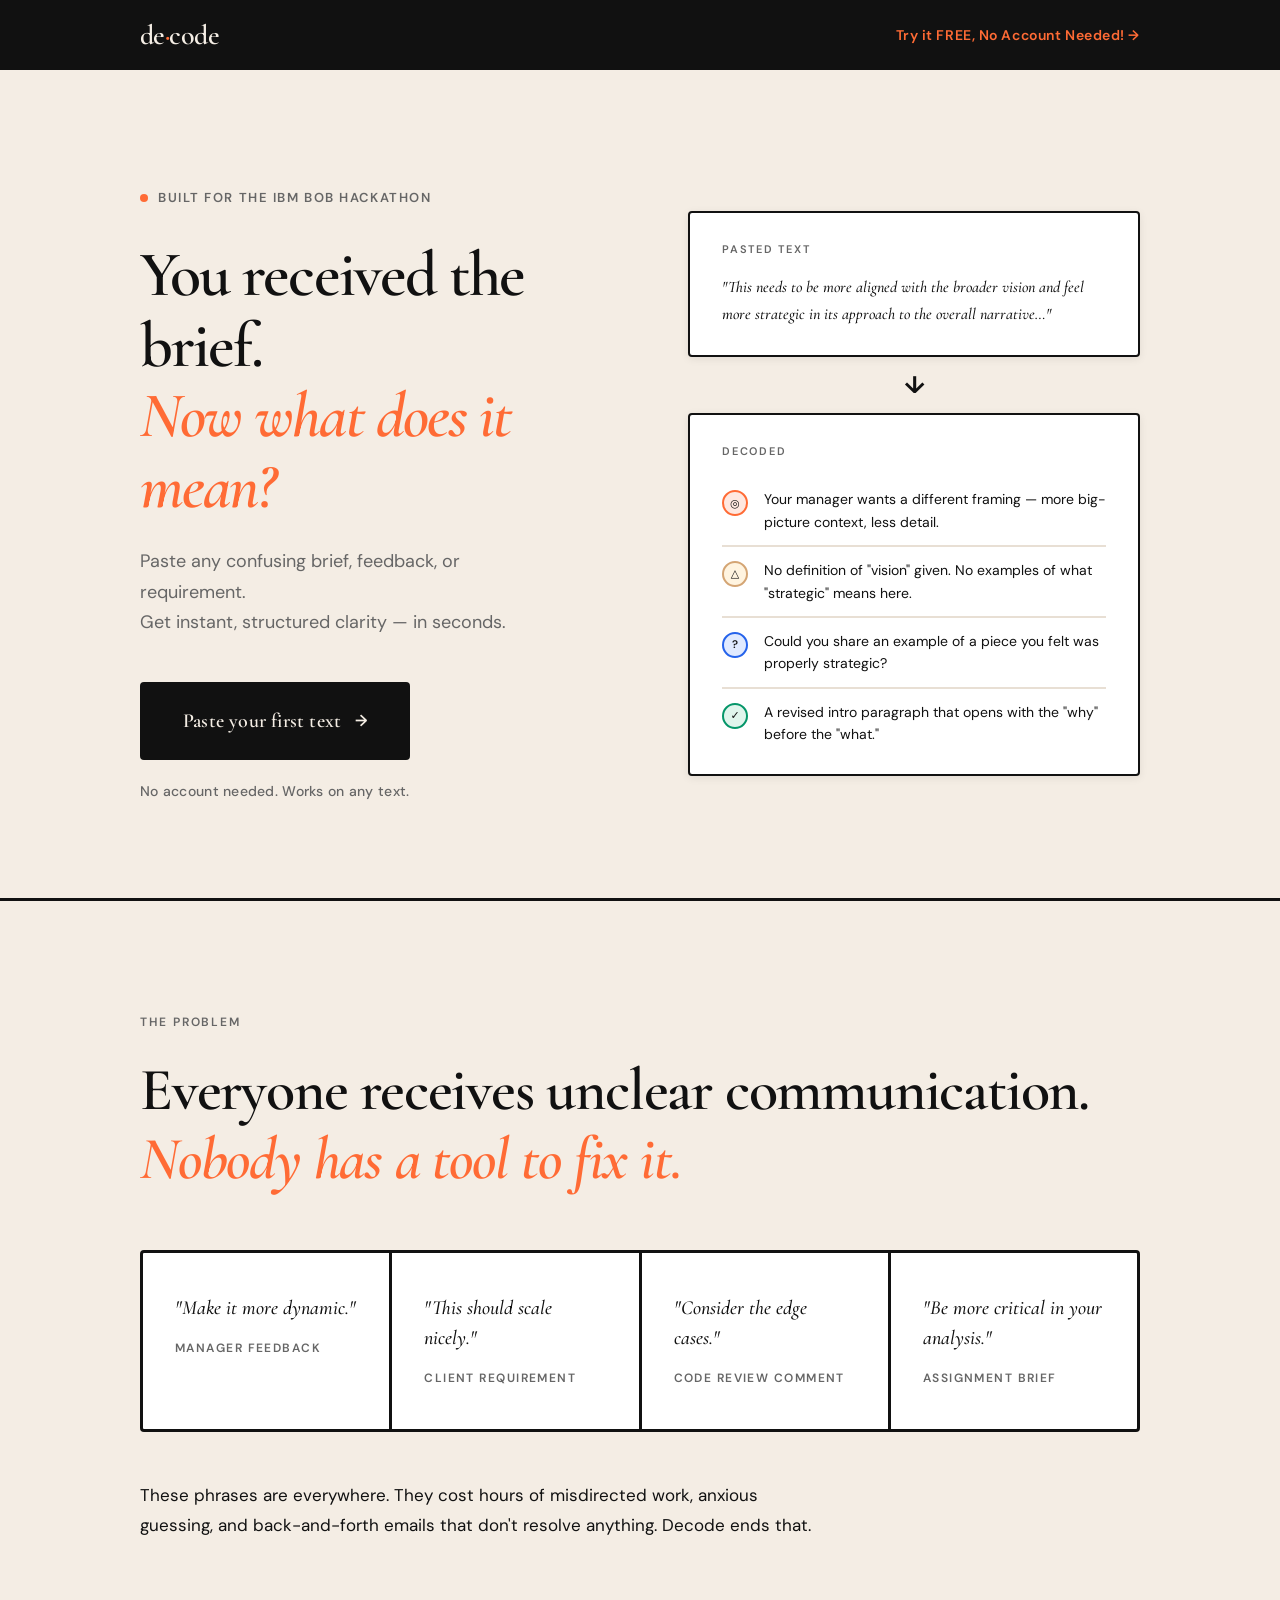
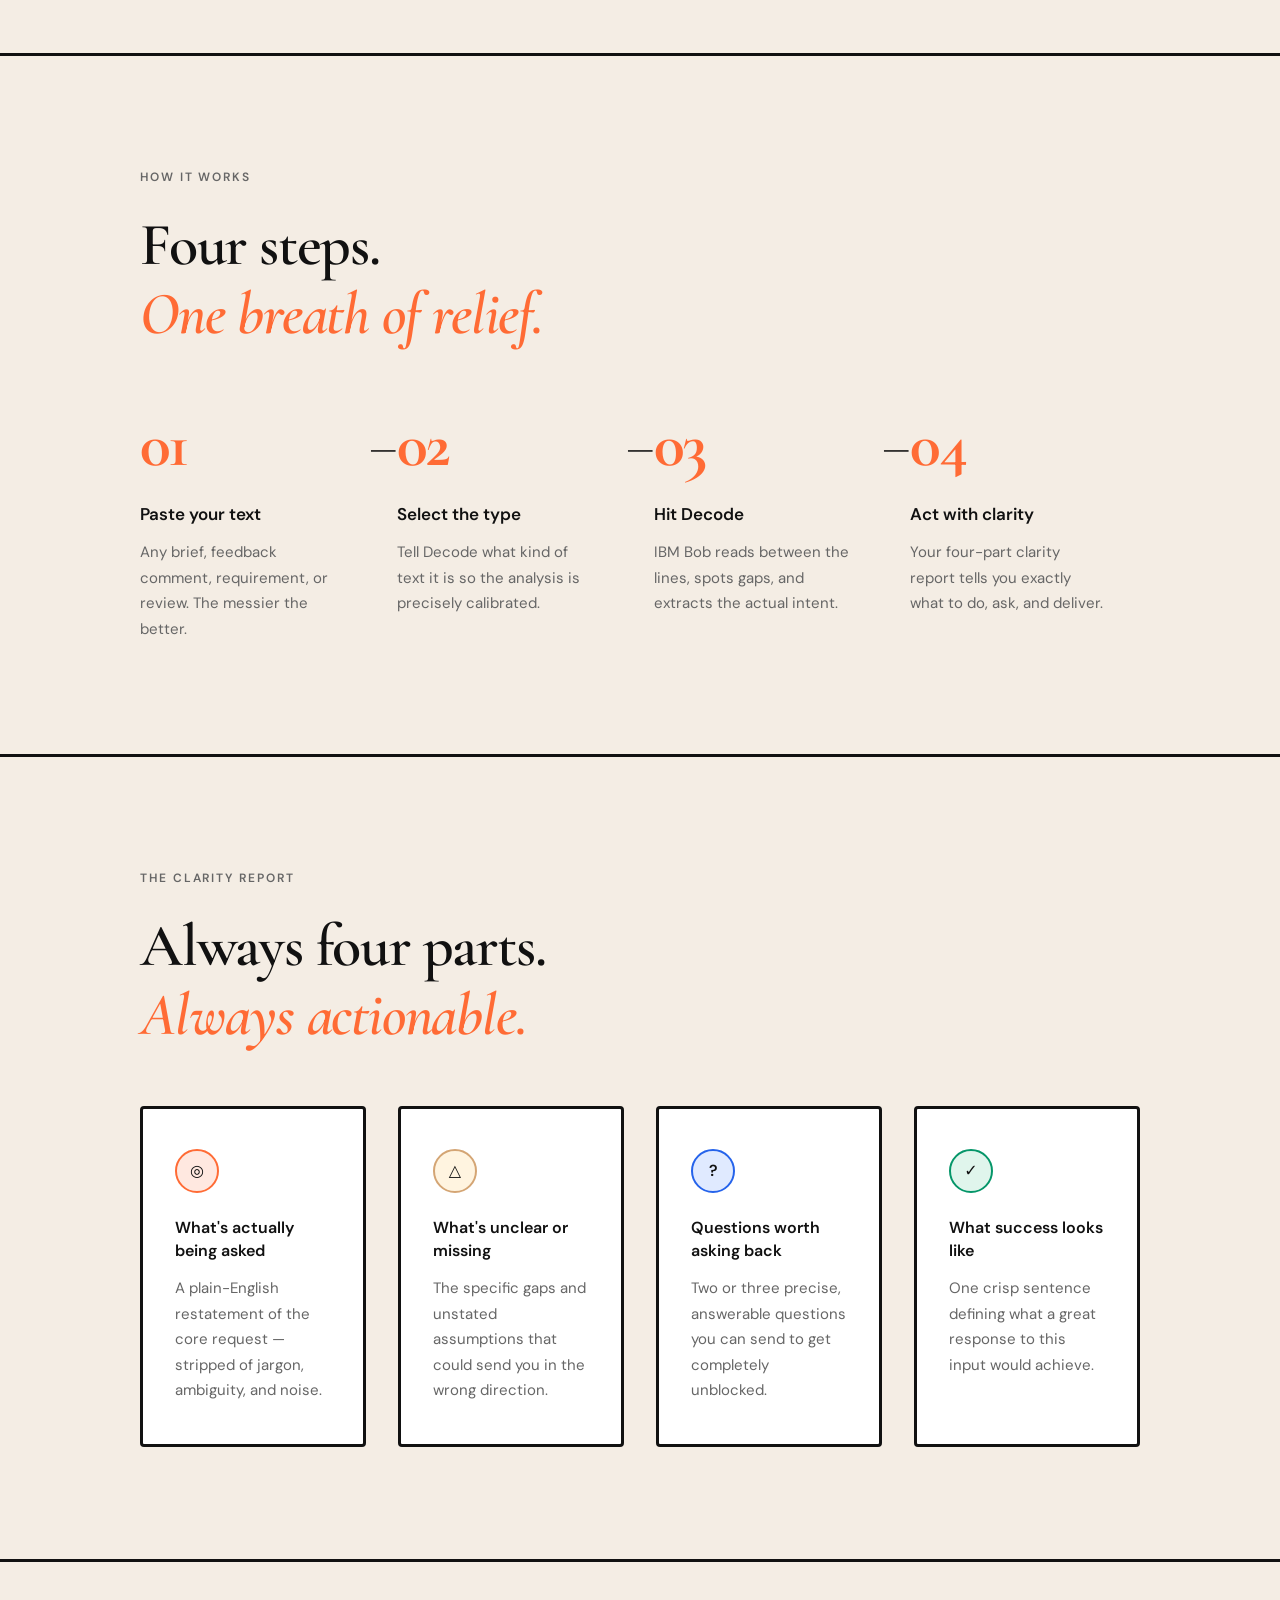
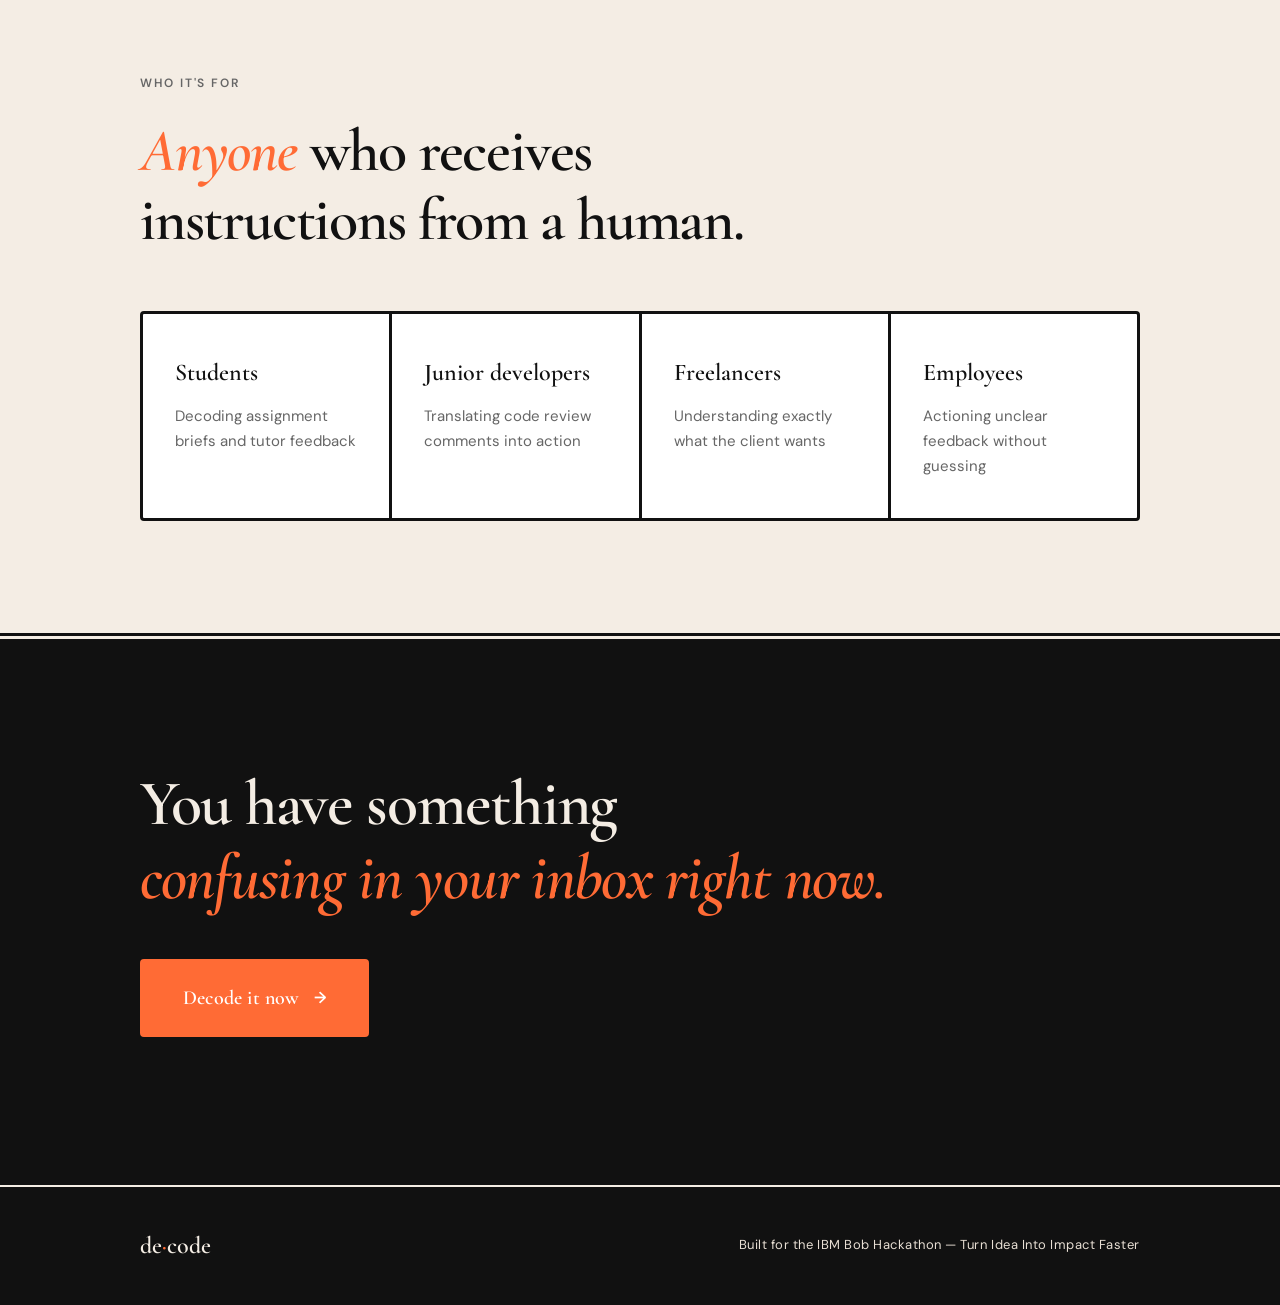
<file: index.html>
<!DOCTYPE html>
<html lang="en">
<head>
  <meta charset="UTF-8" />
  <meta name="viewport" content="width=device-width, initial-scale=1.0" />
  <title>Decode — Clarity from Confusion</title>
  <link rel="preconnect" href="https://fonts.googleapis.com" />
  <link rel="preconnect" href="https://fonts.gstatic.com" crossorigin />
  <link href="https://fonts.googleapis.com/css2?family=Cormorant+Garamond:ital,wght@0,300;0,400;0,500;1,300;1,400&family=DM+Sans:wght@300;400;500&display=swap" rel="stylesheet" />
  <link rel="stylesheet" href="style.css" />
</head>
<body>

  <!-- ─── NAV ─── -->
  <nav class="nav">
    <div class="nav-inner">
      <a href="#" class="nav-logo">de<span class="accent">·</span>code</a>
      <a href="app.html" class="nav-cta">Try it FREE, No Account Needed! →</a>
    </div>
  </nav>

  <!-- ─── HERO ─── -->
  <section class="hero">
    <div class="hero-inner">

      <div class="hero-eyebrow">
        <span class="eyebrow-dot"></span>
        Built for the IBM Bob Hackathon
      </div>

      <h1 class="hero-headline">
        You received the brief.<br />
        <em>Now what does it mean?</em>
      </h1>

      <p class="hero-sub">
        Paste any confusing brief, feedback, or requirement.
        <br />Get instant, structured clarity — in seconds.
      </p>

      <a href="app.html" class="hero-btn">
        Paste your first text
        <span class="btn-arrow">→</span>
      </a>

      <p class="hero-note">No account needed. Works on any text.</p>
    </div>

    <div class="hero-preview">
      <div class="preview-card preview-input">
        <div class="preview-label">PASTED TEXT</div>
        <p class="preview-text">"This needs to be more aligned with the broader vision and feel more strategic in its approach to the overall narrative…"</p>
      </div>
      <div class="preview-arrow">↓</div>
      <div class="preview-card preview-output">
        <div class="preview-label">DECODED</div>
        <div class="preview-row">
          <span class="preview-marker marker-target">◎</span>
          <span class="preview-row-text">Your manager wants a different framing — more big-picture context, less detail.</span>
        </div>
        <div class="preview-row">
          <span class="preview-marker marker-warn">△</span>
          <span class="preview-row-text">No definition of "vision" given. No examples of what "strategic" means here.</span>
        </div>
        <div class="preview-row">
          <span class="preview-marker marker-ask">?</span>
          <span class="preview-row-text">Could you share an example of a piece you felt was properly strategic?</span>
        </div>
        <div class="preview-row">
          <span class="preview-marker marker-success">✓</span>
          <span class="preview-row-text">A revised intro paragraph that opens with the "why" before the "what."</span>
        </div>
      </div>
    </div>
  </section>

  <!-- ─── PROBLEM ─── -->
  <section class="problem">
    <div class="section-inner">
      <div class="section-label">The problem</div>
      <h2 class="section-title">
        Everyone receives unclear communication.<br />
        <em>Nobody has a tool to fix it.</em>
      </h2>

      <div class="problem-grid">
        <div class="problem-item">
          <div class="problem-quote">"Make it more dynamic."</div>
          <div class="problem-source">Manager feedback</div>
        </div>
        <div class="problem-item">
          <div class="problem-quote">"This should scale nicely."</div>
          <div class="problem-source">Client requirement</div>
        </div>
        <div class="problem-item">
          <div class="problem-quote">"Consider the edge cases."</div>
          <div class="problem-source">Code review comment</div>
        </div>
        <div class="problem-item">
          <div class="problem-quote">"Be more critical in your analysis."</div>
          <div class="problem-source">Assignment brief</div>
        </div>
      </div>

      <p class="problem-desc">
        These phrases are everywhere. They cost hours of misdirected work, 
        anxious guessing, and back-and-forth emails that don't resolve anything.
        Decode ends that.
      </p>
    </div>
  </section>

  <!-- ─── HOW IT WORKS ─── -->
  <section class="how">
    <div class="section-inner">
      <div class="section-label">How it works</div>
      <h2 class="section-title">Four steps.<br /><em>One breath of relief.</em></h2>

      <div class="steps">
        <div class="step">
          <div class="step-num">01</div>
          <div class="step-body">
            <h3 class="step-title">Paste your text</h3>
            <p class="step-desc">Any brief, feedback comment, requirement, or review. The messier the better.</p>
          </div>
        </div>
        <div class="step-divider">—</div>
        <div class="step">
          <div class="step-num">02</div>
          <div class="step-body">
            <h3 class="step-title">Select the type</h3>
            <p class="step-desc">Tell Decode what kind of text it is so the analysis is precisely calibrated.</p>
          </div>
        </div>
        <div class="step-divider">—</div>
        <div class="step">
          <div class="step-num">03</div>
          <div class="step-body">
            <h3 class="step-title">Hit Decode</h3>
            <p class="step-desc">IBM Bob reads between the lines, spots gaps, and extracts the actual intent.</p>
          </div>
        </div>
        <div class="step-divider">—</div>
        <div class="step">
          <div class="step-num">04</div>
          <div class="step-body">
            <h3 class="step-title">Act with clarity</h3>
            <p class="step-desc">Your four-part clarity report tells you exactly what to do, ask, and deliver.</p>
          </div>
        </div>
      </div>
    </div>
  </section>

  <!-- ─── THE FOUR OUTPUTS ─── -->
  <section class="outputs">
    <div class="section-inner">
      <div class="section-label">The clarity report</div>
      <h2 class="section-title">Always four parts.<br /><em>Always actionable.</em></h2>

      <div class="outputs-grid">
        <div class="output-card">
          <div class="output-icon marker-target">◎</div>
          <h3 class="output-title">What's actually being asked</h3>
          <p class="output-desc">A plain-English restatement of the core request — stripped of jargon, ambiguity, and noise.</p>
        </div>
        <div class="output-card">
          <div class="output-icon marker-warn">△</div>
          <h3 class="output-title">What's unclear or missing</h3>
          <p class="output-desc">The specific gaps and unstated assumptions that could send you in the wrong direction.</p>
        </div>
        <div class="output-card">
          <div class="output-icon marker-ask">?</div>
          <h3 class="output-title">Questions worth asking back</h3>
          <p class="output-desc">Two or three precise, answerable questions you can send to get completely unblocked.</p>
        </div>
        <div class="output-card">
          <div class="output-icon marker-success">✓</div>
          <h3 class="output-title">What success looks like</h3>
          <p class="output-desc">One crisp sentence defining what a great response to this input would achieve.</p>
        </div>
      </div>
    </div>
  </section>

  <!-- ─── WHO IT'S FOR ─── -->
  <section class="audience">
    <div class="section-inner">
      <div class="section-label">Who it's for</div>
      <h2 class="section-title"><em>Anyone</em> who receives<br />instructions from a human.</h2>
      <div class="audience-grid">
        <div class="audience-item">
          <div class="audience-role">Students</div>
          <div class="audience-context">Decoding assignment briefs and tutor feedback</div>
        </div>
        <div class="audience-item">
          <div class="audience-role">Junior developers</div>
          <div class="audience-context">Translating code review comments into action</div>
        </div>
        <div class="audience-item">
          <div class="audience-role">Freelancers</div>
          <div class="audience-context">Understanding exactly what the client wants</div>
        </div>
        <div class="audience-item">
          <div class="audience-role">Employees</div>
          <div class="audience-context">Actioning unclear feedback without guessing</div>
        </div>
      </div>
    </div>
  </section>

  <!-- ─── CTA ─── -->
  <section class="cta-section">
    <div class="section-inner cta-inner">
      <h2 class="cta-headline">
        You have something<br />
        <em>confusing in your inbox right now.</em>
      </h2>
      <a href="app.html" class="hero-btn">
        Decode it now
        <span class="btn-arrow">→</span>
      </a>
    </div>
  </section>

  <!-- ─── FOOTER ─── -->
  <footer class="footer">
    <div class="footer-inner">
      <div class="footer-logo">de<span class="accent">·</span>code</div>
      <div class="footer-note">Built for the IBM Bob Hackathon — Turn Idea Into Impact Faster</div>
    </div>
  </footer>

</body>
</html>
</file>
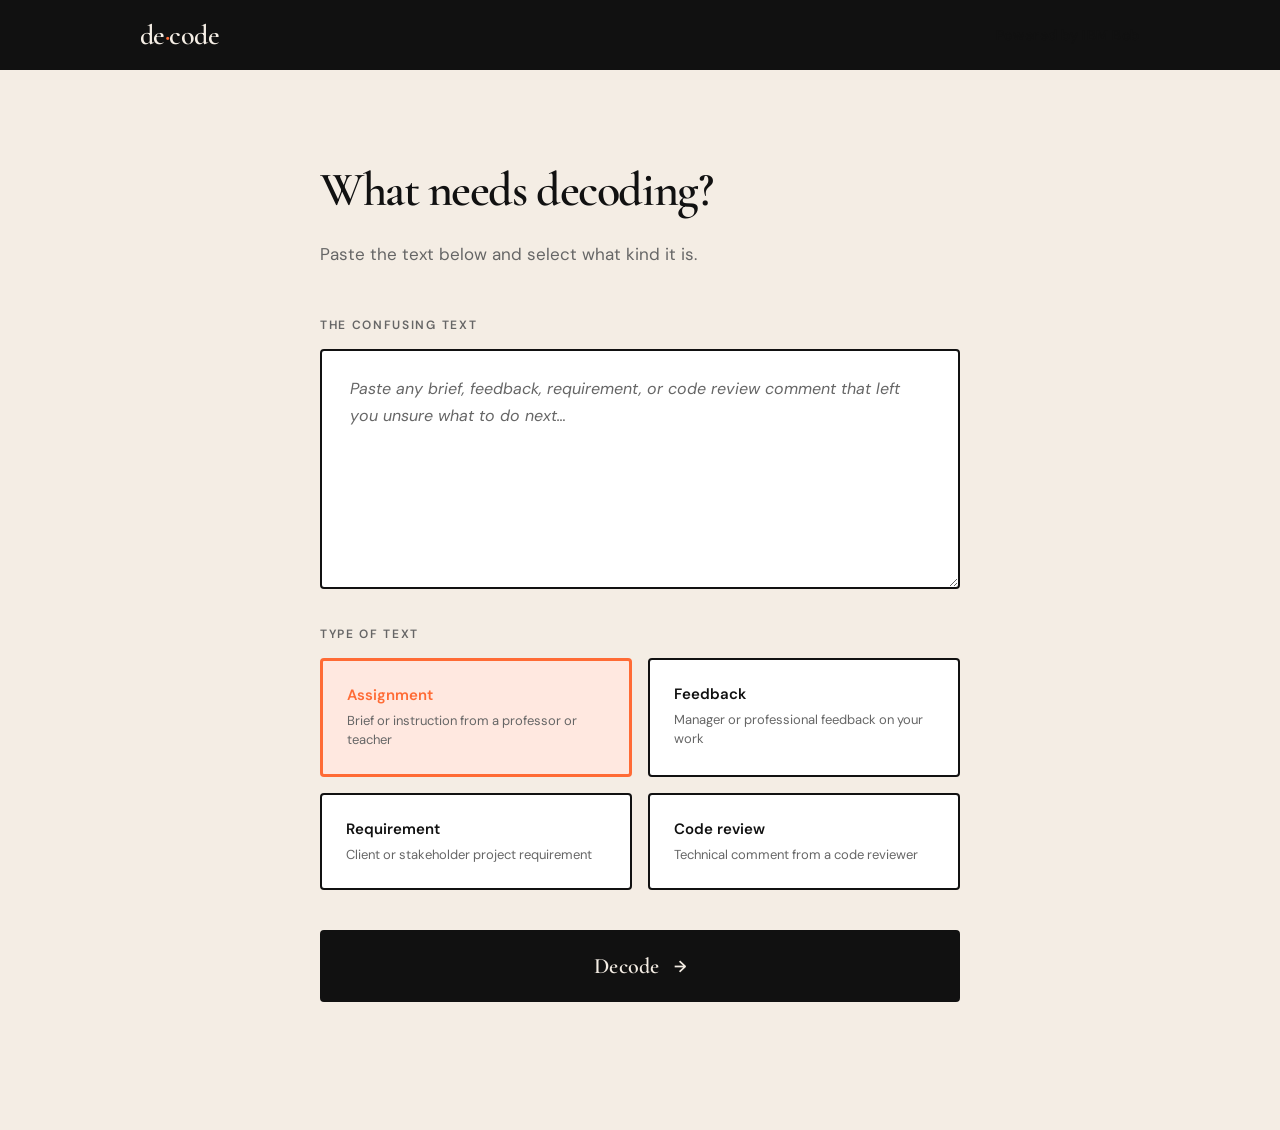
<file: app.html>
<!DOCTYPE html>
<html lang="en">
<head>
  <meta charset="UTF-8" />
  <meta name="viewport" content="width=device-width, initial-scale=1.0" />
  <title>Decode — Paste &amp; Decode</title>
  <link rel="preconnect" href="https://fonts.googleapis.com" />
  <link href="https://fonts.googleapis.com/css2?family=Cormorant+Garamond:ital,wght@0,300;0,400;0,500;1,300;1,400&family=DM+Sans:wght@300;400;500&display=swap" rel="stylesheet" />
  <link rel="stylesheet" href="style.css" />
  <link rel="stylesheet" href="app.css" />
</head>
<body>

  <nav class="nav">
    <div class="nav-inner">
      <a href="index.html" class="nav-logo">de<span class="accent">·</span>code</a>
      <span class="nav-cta" style="color: var(--ink-ghost); cursor: default;">Powered by IBM Bob</span>
    </div>
  </nav>

  <div class="app-wrap">

    <!-- ─── INPUT SCREEN ─── -->
    <div class="app-screen" id="inputScreen">
      <div class="app-header">
        <h1 class="app-title">What needs decoding?</h1>
        <p class="app-sub">Paste the text below and select what kind it is.</p>
      </div>

      <label class="field-label" for="pasteInput">The confusing text</label>
      <textarea
        id="pasteInput"
        placeholder="Paste any brief, feedback, requirement, or code review comment that left you unsure what to do next…"
      ></textarea>

      <label class="field-label" style="margin-top: 1.75rem;">Type of text</label>
      <div class="type-grid">
        <button class="type-btn active" data-type="assignment">
          <span class="type-tag">Assignment</span>
          <span class="type-desc">Brief or instruction from a professor or teacher</span>
        </button>
        <button class="type-btn" data-type="feedback">
          <span class="type-tag">Feedback</span>
          <span class="type-desc">Manager or professional feedback on your work</span>
        </button>
        <button class="type-btn" data-type="requirement">
          <span class="type-tag">Requirement</span>
          <span class="type-desc">Client or stakeholder project requirement</span>
        </button>
        <button class="type-btn" data-type="code_review">
          <span class="type-tag">Code review</span>
          <span class="type-desc">Technical comment from a code reviewer</span>
        </button>
      </div>

      <button class="decode-btn" id="decodeBtn" onclick="runDecode()">
        Decode
        <span class="decode-arrow">→</span>
      </button>

      <div class="loader" id="loader">
        <div class="loader-dots">
          <span></span><span></span><span></span>
        </div>
        <span>Reading between the lines…</span>
      </div>

      <div class="error-msg" id="errorMsg" style="display:none"></div>
    </div>

    <!-- ─── OUTPUT SCREEN ─── -->
    <div class="app-screen" id="outputScreen" style="display:none">
      <button class="back-btn" onclick="goBack()">← Decode another</button>
      <div class="input-echo" id="inputEcho"></div>
      <div class="report" id="reportContainer"></div>
    </div>

  </div>

  <script src="prompt.js"></script>
  <script src="app.js"></script>
</body>
</html>
</file>
<file: style.css>
/* ─────────────────────────────────────────────────────
   DECODE — Design System
   Aesthetic: Warm editorial. Distressed serif elegance.
   ───────────────────────────────────────────────────── */

@import url('https://fonts.googleapis.com/css2?family=Cormorant+Garamond:ital,wght@0,300;0,400;0,500;1,300;1,400&family=DM+Sans:wght@300;400;500&display=swap');

/* ── Tokens ── */
:root {
  /* Modern Bold Color System */
  --black:        #111111;
  --beige:        #F4EDE4;
  --beige-dark:   #E8DFD4;
  --beige-light:  #FAF7F2;
  --white:        #FFFFFF;
  
  /* Accent Colors */
  --accent:       #FF6B35;
  --accent-light: #FFE8E0;
  --accent-hover: #E55A28;
  --accent-gold:  #D4A574;
  --accent-gray:  #666666;

  /* Semantic Colors - Bold & High Contrast */
  --col-target-bg:  #FFE8E0;
  --col-target-fg:  #111111;
  --col-warn-bg:    #FFF4E0;
  --col-warn-fg:    #111111;
  --col-ask-bg:     #E0EAFF;
  --col-ask-fg:     #111111;
  --col-success-bg: #E0F5EC;
  --col-success-fg: #111111;

  /* Typography */
  --serif: 'Cormorant Garamond', Georgia, serif;
  --sans:  'DM Sans', system-ui, sans-serif;

  /* Layout */
  --max-w: 1080px;
  --radius-sm: 4px;
  --radius-md: 4px;

  /* Animation */
  --ease: cubic-bezier(0.22, 1, 0.36, 1);
}

/* ── Reset ── */
*, *::before, *::after { box-sizing: border-box; margin: 0; padding: 0; }
html { scroll-behavior: smooth; }
body {
  font-family: var(--sans);
  background: var(--beige);
  color: var(--black);
  line-height: 1.6;
  font-weight: 400;
  -webkit-font-smoothing: antialiased;
}
a { text-decoration: none; color: inherit; }
img { display: block; max-width: 100%; }

/* ── Shared utilities ── */
.section-inner {
  max-width: var(--max-w);
  margin: 0 auto;
  padding: 0 2.5rem;
}

.section-label {
  font-size: 0.75rem;
  letter-spacing: 0.16em;
  text-transform: uppercase;
  font-weight: 600;
  color: var(--accent-gray);
  margin-bottom: 1.5rem;
}

.section-title {
  font-family: var(--serif);
  font-size: clamp(2.5rem, 5vw, 3.75rem);
  font-weight: 600;
  line-height: 1.15;
  letter-spacing: -0.02em;
  color: var(--black);
}

.section-title em {
  font-style: italic;
  font-weight: 600;
  color: var(--accent);
}

.accent { color: var(--accent); }

/* ── Marker badges ── */
.marker-target  { background: var(--col-target-bg);  color: var(--col-target-fg); border: 2px solid var(--accent); }
.marker-warn    { background: var(--col-warn-bg);    color: var(--col-warn-fg); border: 2px solid var(--accent-gold); }
.marker-ask     { background: var(--col-ask-bg);     color: var(--col-ask-fg); border: 2px solid #2563EB; }
.marker-success { background: var(--col-success-bg); color: var(--col-success-fg); border: 2px solid #059669; }


/* ════════════════════════════════════════════════════
   NAV
   ════════════════════════════════════════════════════ */
.nav {
  position: sticky;
  top: 0;
  z-index: 100;
  background: var(--black);
  backdrop-filter: blur(10px);
  border-bottom: 2px solid var(--beige);
}

.nav-inner {
  max-width: var(--max-w);
  margin: 0 auto;
  padding: 0 2.5rem;
  height: 70px;
  display: flex;
  align-items: center;
  justify-content: space-between;
}

.nav-logo {
  font-family: var(--serif);
  font-size: 1.75rem;
  font-weight: 600;
  letter-spacing: -0.02em;
  color: var(--beige);
}

.nav-cta {
  font-size: 0.875rem;
  font-weight: 600;
  color: var(--accent);
  letter-spacing: 0.04em;
  transition: color 0.2s;
}

.nav-cta:hover { color: var(--beige); }


/* ════════════════════════════════════════════════════
   HERO
   ════════════════════════════════════════════════════ */
.hero {
  max-width: var(--max-w);
  margin: 0 auto;
  padding: 7rem 2.5rem 6rem;
  display: grid;
  grid-template-columns: 1fr 1fr;
  gap: 6rem;
  align-items: center;
}

.hero-eyebrow {
  display: inline-flex;
  align-items: center;
  gap: 0.625rem;
  font-size: 0.8125rem;
  letter-spacing: 0.12em;
  text-transform: uppercase;
  color: var(--accent-gray);
  margin-bottom: 2rem;
  font-weight: 600;
}

.eyebrow-dot {
  width: 8px;
  height: 8px;
  border-radius: 50%;
  background: var(--accent);
  display: inline-block;
}

.hero-headline {
  font-family: var(--serif);
  font-size: clamp(3rem, 5vw, 4.5rem);
  font-weight: 600;
  line-height: 1.1;
  letter-spacing: -0.03em;
  color: var(--black);
  margin-bottom: 1.5rem;
}

.hero-headline em {
  font-style: italic;
  color: var(--accent);
  font-weight: 600;
}

.hero-sub {
  font-size: 1.125rem;
  color: var(--accent-gray);
  line-height: 1.7;
  max-width: 420px;
  margin-bottom: 2.75rem;
  font-weight: 400;
}

.hero-btn {
  display: inline-flex;
  align-items: center;
  gap: 0.875rem;
  background: var(--black);
  color: var(--beige);
  font-family: var(--serif);
  font-size: 1.25rem;
  font-weight: 600;
  letter-spacing: 0.01em;
  padding: 1.25rem 2.5rem;
  border: 3px solid var(--black);
  border-radius: var(--radius-sm);
  transition: all 0.2s var(--ease);
  margin-bottom: 1.25rem;
}

.hero-btn:hover {
  background: var(--accent);
  border-color: var(--accent);
  color: var(--white);
  transform: translateY(-4px);
  box-shadow: 0 8px 24px rgba(0, 0, 0, 0.15);
}

.btn-arrow {
  font-family: var(--sans);
  font-size: 1rem;
  transition: transform 0.2s var(--ease);
}

.hero-btn:hover .btn-arrow { transform: translateX(4px); }

.hero-note {
  font-size: 0.875rem;
  color: var(--accent-gray);
  letter-spacing: 0.02em;
  font-weight: 500;
}

/* ── Preview card stack ── */
.hero-preview {
  display: flex;
  flex-direction: column;
  gap: 1rem;
}

.preview-card {
  background: var(--white);
  border: 2px solid var(--black);
  border-radius: var(--radius-md);
  padding: 1.75rem 2rem;
  box-shadow: 0 2px 8px rgba(0, 0, 0, 0.08);
}

.preview-label {
  font-size: 0.6875rem;
  letter-spacing: 0.16em;
  text-transform: uppercase;
  font-weight: 600;
  color: var(--accent-gray);
  margin-bottom: 1rem;
}

.preview-text {
  font-family: var(--serif);
  font-style: italic;
  font-size: 1rem;
  color: var(--black);
  line-height: 1.65;
  font-weight: 500;
}

.preview-arrow {
  text-align: center;
  color: var(--black);
  font-size: 1.5rem;
  line-height: 1;
  font-weight: 700;
}

.preview-row {
  display: flex;
  align-items: flex-start;
  gap: 1rem;
  padding: 0.75rem 0;
  border-bottom: 2px solid var(--beige-dark);
}

.preview-row:last-child { border-bottom: none; padding-bottom: 0; }

.preview-marker {
  width: 26px;
  height: 26px;
  border-radius: 50%;
  display: flex;
  align-items: center;
  justify-content: center;
  font-size: 0.6875rem;
  font-weight: 600;
  flex-shrink: 0;
  margin-top: 2px;
}

.preview-row-text {
  font-size: 0.875rem;
  color: var(--black);
  line-height: 1.6;
  flex: 1;
  font-weight: 400;
}


/* ════════════════════════════════════════════════════
   PROBLEM SECTION
   ════════════════════════════════════════════════════ */
.problem {
  background: var(--beige);
  padding: 7rem 0;
  border-top: 3px solid var(--black);
  border-bottom: 3px solid var(--black);
}

.problem .section-label { color: var(--accent-gray); }

.problem .section-title {
  color: var(--black);
  margin-bottom: 3.5rem;
}

.problem .section-title em { color: var(--accent); }

.problem-grid {
  display: grid;
  grid-template-columns: repeat(4, 1fr);
  gap: 3px;
  background: var(--black);
  border: 3px solid var(--black);
  border-radius: var(--radius-md);
  overflow: hidden;
  margin-bottom: 3rem;
}

.problem-item {
  background: var(--white);
  padding: 2.5rem 2rem;
  transition: all 0.2s;
}

.problem-item:hover {
  background: var(--beige-light);
  transform: translateY(-2px);
}

.problem-quote {
  font-family: var(--serif);
  font-style: italic;
  font-size: 1.25rem;
  color: var(--black);
  line-height: 1.5;
  margin-bottom: 1rem;
  font-weight: 500;
}

.problem-source {
  font-size: 0.75rem;
  letter-spacing: 0.12em;
  text-transform: uppercase;
  color: var(--accent-gray);
  font-weight: 600;
}

.problem-desc {
  max-width: 680px;
  font-size: 1.0625rem;
  color: var(--black);
  line-height: 1.8;
  font-weight: 400;
}


/* ════════════════════════════════════════════════════
   HOW IT WORKS
   ════════════════════════════════════════════════════ */
.how {
  padding: 7rem 0;
  border-bottom: 3px solid var(--black);
}

.how .section-title { margin-bottom: 4rem; }

.steps {
  display: flex;
  align-items: flex-start;
  gap: 0;
}

.step {
  flex: 1;
  padding: 0 2rem 0 0;
}

.step-divider {
  font-family: var(--serif);
  font-size: 2rem;
  color: var(--black);
  padding-top: 0.5rem;
  flex-shrink: 0;
  user-select: none;
  font-weight: 700;
}

.step-num {
  font-family: var(--serif);
  font-size: 4rem;
  font-weight: 700;
  color: var(--accent);
  line-height: 1;
  margin-bottom: 1.5rem;
  letter-spacing: -0.04em;
}

.step-title {
  font-size: 1.0625rem;
  font-weight: 600;
  color: var(--black);
  margin-bottom: 0.75rem;
}

.step-desc {
  font-size: 0.9375rem;
  color: var(--accent-gray);
  line-height: 1.7;
  font-weight: 400;
}


/* ════════════════════════════════════════════════════
   OUTPUTS GRID
   ════════════════════════════════════════════════════ */
.outputs {
  padding: 7rem 0;
  border-bottom: 3px solid var(--black);
}

.outputs .section-title { margin-bottom: 3.5rem; }

.outputs-grid {
  display: grid;
  grid-template-columns: repeat(4, 1fr);
  gap: 2rem;
}

.output-card {
  background: var(--white);
  border: 3px solid var(--black);
  border-radius: var(--radius-md);
  padding: 2.5rem 2rem;
  transition: all 0.2s var(--ease);
}

.output-card:hover {
  transform: translateY(-4px);
  box-shadow: 0 8px 24px rgba(0, 0, 0, 0.15);
  border-color: var(--accent);
}

.output-icon {
  width: 44px;
  height: 44px;
  border-radius: 50%;
  display: flex;
  align-items: center;
  justify-content: center;
  font-size: 1rem;
  margin-bottom: 1.5rem;
  font-weight: 600;
}

.output-title {
  font-size: 1rem;
  font-weight: 600;
  color: var(--black);
  margin-bottom: 0.875rem;
  line-height: 1.4;
}

.output-desc {
  font-size: 0.9375rem;
  color: var(--accent-gray);
  line-height: 1.7;
  font-weight: 400;
}


/* ════════════════════════════════════════════════════
   AUDIENCE
   ════════════════════════════════════════════════════ */
.audience {
  padding: 7rem 0;
  border-bottom: 3px solid var(--black);
}

.audience .section-title { margin-bottom: 3.5rem; }

.audience-grid {
  display: grid;
  grid-template-columns: repeat(4, 1fr);
  gap: 3px;
  background: var(--black);
  border: 3px solid var(--black);
  border-radius: var(--radius-md);
  overflow: hidden;
}

.audience-item {
  background: var(--white);
  padding: 2.5rem 2rem;
  transition: all 0.2s;
}

.audience-item:hover {
  background: var(--beige-light);
  transform: translateY(-2px);
}

.audience-role {
  font-family: var(--serif);
  font-size: 1.5rem;
  font-weight: 600;
  color: var(--black);
  margin-bottom: 0.75rem;
}

.audience-context {
  font-size: 0.9375rem;
  color: var(--accent-gray);
  line-height: 1.65;
  font-weight: 400;
}


/* ════════════════════════════════════════════════════
   CTA
   ════════════════════════════════════════════════════ */
.cta-section {
  padding: 8rem 0;
  background: var(--black);
  border-top: 3px solid var(--beige);
}

.cta-inner {
  display: flex;
  flex-direction: column;
  align-items: flex-start;
}

.cta-headline {
  font-family: var(--serif);
  font-size: clamp(2.5rem, 5vw, 4rem);
  font-weight: 600;
  line-height: 1.15;
  letter-spacing: -0.02em;
  color: var(--beige);
  margin-bottom: 2.75rem;
}

.cta-headline em {
  font-style: italic;
  color: var(--accent);
  font-weight: 600;
}

.cta-section .hero-btn {
  background: var(--accent);
  border-color: var(--accent);
  color: var(--white);
}

.cta-section .hero-btn:hover {
  background: var(--beige);
  border-color: var(--beige);
  color: var(--black);
}


/* ════════════════════════════════════════════════════
   FOOTER
   ════════════════════════════════════════════════════ */
.footer {
  background: var(--black);
  border-top: 2px solid var(--beige);
  padding: 2.5rem 0;
}

.footer-inner {
  max-width: var(--max-w);
  margin: 0 auto;
  padding: 0 2.5rem;
  display: flex;
  align-items: center;
  justify-content: space-between;
}

.footer-logo {
  font-family: var(--serif);
  font-size: 1.5rem;
  font-weight: 600;
  color: var(--beige);
}

.footer-note {
  font-size: 0.8125rem;
  color: var(--beige-dark);
  letter-spacing: 0.04em;
  font-weight: 400;
}


/* ════════════════════════════════════════════════════
   RESPONSIVE
   ════════════════════════════════════════════════════ */
@media (max-width: 900px) {
  .hero {
    grid-template-columns: 1fr;
    gap: 4rem;
    padding: 5rem 2rem;
  }

  .hero-preview { max-width: 520px; }

  .problem-grid  { grid-template-columns: repeat(2, 1fr); }
  .outputs-grid  { grid-template-columns: repeat(2, 1fr); }
  .audience-grid { grid-template-columns: repeat(2, 1fr); }

  .steps {
    flex-direction: column;
    gap: 3rem;
  }

  .step { padding: 0; }
  .step-divider { display: none; }
  
  .section-title {
    font-size: clamp(2rem, 4vw, 2.75rem);
  }
}

@media (max-width: 600px) {
  .section-inner { padding: 0 1.5rem; }
  .problem-grid  { grid-template-columns: 1fr; }
  .outputs-grid  { grid-template-columns: 1fr; }
  .audience-grid { grid-template-columns: 1fr; }
  .nav-inner     { padding: 0 1.5rem; }

  .hero { padding: 4rem 1.5rem; }
  
  .hero-headline {
    font-size: clamp(2rem, 8vw, 3rem);
  }
  
  .output-card,
  .problem-item,
  .audience-item {
    padding: 2rem 1.5rem;
  }

  .footer-inner {
    flex-direction: column;
    gap: 0.75rem;
    text-align: center;
  }
  
  .nav-inner {
    height: 60px;
  }
  
  .nav-logo {
    font-size: 1.5rem;
  }
}
</file>
<file: app.css>
/* ─────────────────────────────────────────────────────
   DECODE — App Screen Styles (app.html)
   Modern Bold Design
   ───────────────────────────────────────────────────── */

.app-wrap {
  max-width: 720px;
  margin: 0 auto;
  padding: 5rem 2.5rem 8rem;
}

.app-header {
  margin-bottom: 3rem;
}

.app-title {
  font-family: var(--serif);
  font-size: 3rem;
  font-weight: 600;
  letter-spacing: -0.03em;
  color: var(--black);
  margin-bottom: 0.75rem;
}

.app-sub {
  font-size: 1.0625rem;
  color: var(--accent-gray);
  font-weight: 400;
}

/* ── Field label ── */
.field-label {
  display: block;
  font-size: 0.75rem;
  letter-spacing: 0.14em;
  text-transform: uppercase;
  font-weight: 600;
  color: var(--accent-gray);
  margin-bottom: 0.875rem;
}

/* ── Textarea ── */
textarea {
  width: 100%;
  min-height: 240px;
  background: var(--white);
  border: 2px solid var(--black);
  border-radius: var(--radius-sm);
  padding: 1.5rem 1.75rem;
  font-family: var(--sans);
  font-size: 1rem;
  line-height: 1.7;
  color: var(--black);
  resize: vertical;
  outline: none;
  transition: all 0.2s;
  font-weight: 400;
}

textarea:focus {
  border-color: var(--accent);
  box-shadow: 0 4px 16px rgba(0, 0, 0, 0.12);
}
textarea::placeholder { color: var(--accent-gray); font-style: italic; font-weight: 400; }

/* ── Type selector ── */
.type-grid {
  display: grid;
  grid-template-columns: repeat(2, 1fr);
  gap: 1rem;
}

.type-btn {
  background: var(--white);
  border: 2px solid var(--black);
  border-radius: var(--radius-sm);
  padding: 1.5rem 1.5rem;
  text-align: left;
  cursor: pointer;
  transition: all 0.2s;
  font-family: var(--sans);
  display: flex;
  flex-direction: column;
  gap: 0.375rem;
}

.type-btn:hover {
  border-color: var(--accent);
  background: var(--accent-light);
  transform: translateY(-2px);
  box-shadow: 0 4px 16px rgba(0, 0, 0, 0.12);
}

.type-btn.active {
  border-color: var(--accent);
  background: var(--accent-light);
  border-width: 3px;
}

.type-tag {
  font-size: 0.9375rem;
  font-weight: 600;
  color: var(--black);
  display: block;
}

.type-btn.active .type-tag { color: var(--accent); }

.type-desc {
  font-size: 0.8125rem;
  color: var(--accent-gray);
  font-weight: 400;
  line-height: 1.5;
  display: block;
}

/* ── Decode button ── */
.decode-btn {
  margin-top: 2.5rem;
  width: 100%;
  background: var(--black);
  color: var(--beige);
  border: 3px solid var(--black);
  border-radius: var(--radius-sm);
  padding: 1.25rem 2.5rem;
  font-family: var(--serif);
  font-size: 1.375rem;
  font-weight: 600;
  letter-spacing: 0.01em;
  cursor: pointer;
  display: flex;
  align-items: center;
  justify-content: center;
  gap: 0.875rem;
  transition: all 0.2s var(--ease);
}

.decode-btn:hover:not(:disabled) {
  background: var(--accent);
  border-color: var(--accent);
  color: var(--white);
  transform: translateY(-4px);
  box-shadow: 0 8px 24px rgba(0, 0, 0, 0.15);
}

.decode-btn:disabled {
  opacity: 0.5;
  cursor: not-allowed;
  transform: none;
}

.decode-arrow {
  font-family: var(--sans);
  font-size: 1rem;
  transition: transform 0.2s var(--ease);
}

.decode-btn:hover:not(:disabled) .decode-arrow { transform: translateX(5px); }

/* ── Loader ── */
.loader {
  display: none;
  align-items: center;
  gap: 1rem;
  padding: 2rem 0 0;
  font-size: 0.9375rem;
  color: var(--black);
  font-weight: 500;
  font-style: italic;
}

.loader.active { display: flex; }

.loader-dots {
  display: flex;
  gap: 6px;
}

.loader-dots span {
  width: 8px;
  height: 8px;
  border-radius: 50%;
  background: var(--accent);
  animation: dotPulse 1.2s ease-in-out infinite;
}

.loader-dots span:nth-child(2) { animation-delay: 0.18s; }
.loader-dots span:nth-child(3) { animation-delay: 0.36s; }

@keyframes dotPulse {
  0%, 100% { opacity: 0.3; transform: scale(0.8); }
  50%       { opacity: 1;    transform: scale(1.2);   }
}

/* ── Error ── */
.error-msg {
  margin-top: 1.5rem;
  background: #FFE8E0;
  border: 2px solid var(--accent);
  border-radius: var(--radius-sm);
  padding: 1.25rem 1.5rem;
  font-size: 0.9375rem;
  color: var(--black);
  font-weight: 500;
}

/* ── Back button ── */
.back-btn {
  display: inline-flex;
  align-items: center;
  gap: 0.5rem;
  font-family: var(--sans);
  font-size: 0.8125rem;
  letter-spacing: 0.12em;
  text-transform: uppercase;
  color: var(--accent-gray);
  background: none;
  border: none;
  cursor: pointer;
  padding: 0;
  margin-bottom: 2.5rem;
  transition: all 0.2s;
  font-weight: 600;
}

.back-btn:hover {
  color: var(--black);
  transform: translateX(-3px);
}

/* ── Input echo ── */
.input-echo {
  background: var(--white);
  border-left: 4px solid var(--accent);
  padding: 1.25rem 1.75rem;
  margin-bottom: 3rem;
  font-family: var(--serif);
  font-style: italic;
  font-size: 1.0625rem;
  color: var(--black);
  line-height: 1.7;
  border-radius: 0 var(--radius-sm) var(--radius-sm) 0;
  max-height: 80px;
  overflow: hidden;
  font-weight: 500;
  -webkit-mask-image: linear-gradient(to bottom, black 60%, transparent 100%);
  mask-image: linear-gradient(to bottom, black 60%, transparent 100%);
}

/* ── Clarity report ── */
.report-section {
  padding: 2.5rem 0;
  border-bottom: 2px solid var(--beige-dark);
  opacity: 0;
  transform: translateY(12px);
  animation: sectionReveal 0.45s var(--ease) forwards;
}

.report-section:last-child { border-bottom: none; }

.report-section:nth-child(1) { animation-delay: 0.1s; }
.report-section:nth-child(2) { animation-delay: 0.22s;  }
.report-section:nth-child(3) { animation-delay: 0.34s; }
.report-section:nth-child(4) { animation-delay: 0.46s; }

@keyframes sectionReveal {
  to { opacity: 1; transform: translateY(0); }
}

.report-header {
  display: flex;
  align-items: center;
  gap: 1rem;
  margin-bottom: 1.5rem;
}

.report-marker {
  width: 36px;
  height: 36px;
  border-radius: 50%;
  display: flex;
  align-items: center;
  justify-content: center;
  font-size: 0.875rem;
  font-weight: 600;
  flex-shrink: 0;
}

.report-title {
  font-size: 0.75rem;
  letter-spacing: 0.14em;
  text-transform: uppercase;
  font-weight: 600;
  color: var(--accent-gray);
}

.report-body {
  padding-left: 3rem;
  font-size: 1.0625rem;
  color: var(--black);
  line-height: 1.8;
  font-weight: 400;
}

.report-body ul {
  list-style: none;
  padding: 0;
}

.report-body li {
  padding: 0.5rem 0 0.5rem 1.5rem;
  position: relative;
}

.report-body li::before {
  content: '—';
  position: absolute;
  left: 0;
  color: var(--accent);
  font-size: 0.875rem;
  font-weight: 700;
  top: 0.5rem;
}

.report-success {
  font-family: var(--serif);
  font-size: 1.375rem;
  font-style: italic;
  font-weight: 500;
  color: var(--black);
  line-height: 1.65;
}

/* ── App screen animations ── */
.app-screen { animation: fadeSlide 0.4s var(--ease) both; }

@keyframes fadeSlide {
  from { opacity: 0; transform: translateY(16px); }
  to   { opacity: 1; transform: translateY(0);    }
}

@media (max-width: 600px) {
  .app-wrap { padding: 3rem 1.5rem 6rem; }
  .type-grid { grid-template-columns: 1fr; }
  
  .app-title {
    font-size: 2.25rem;
  }
  
  .decode-btn {
    padding: 1.125rem 2rem;
    font-size: 1.25rem;
  }
  
  .report-body {
    padding-left: 0;
  }
  
  .report-header {
    margin-bottom: 1.25rem;
  }
}
</file>
